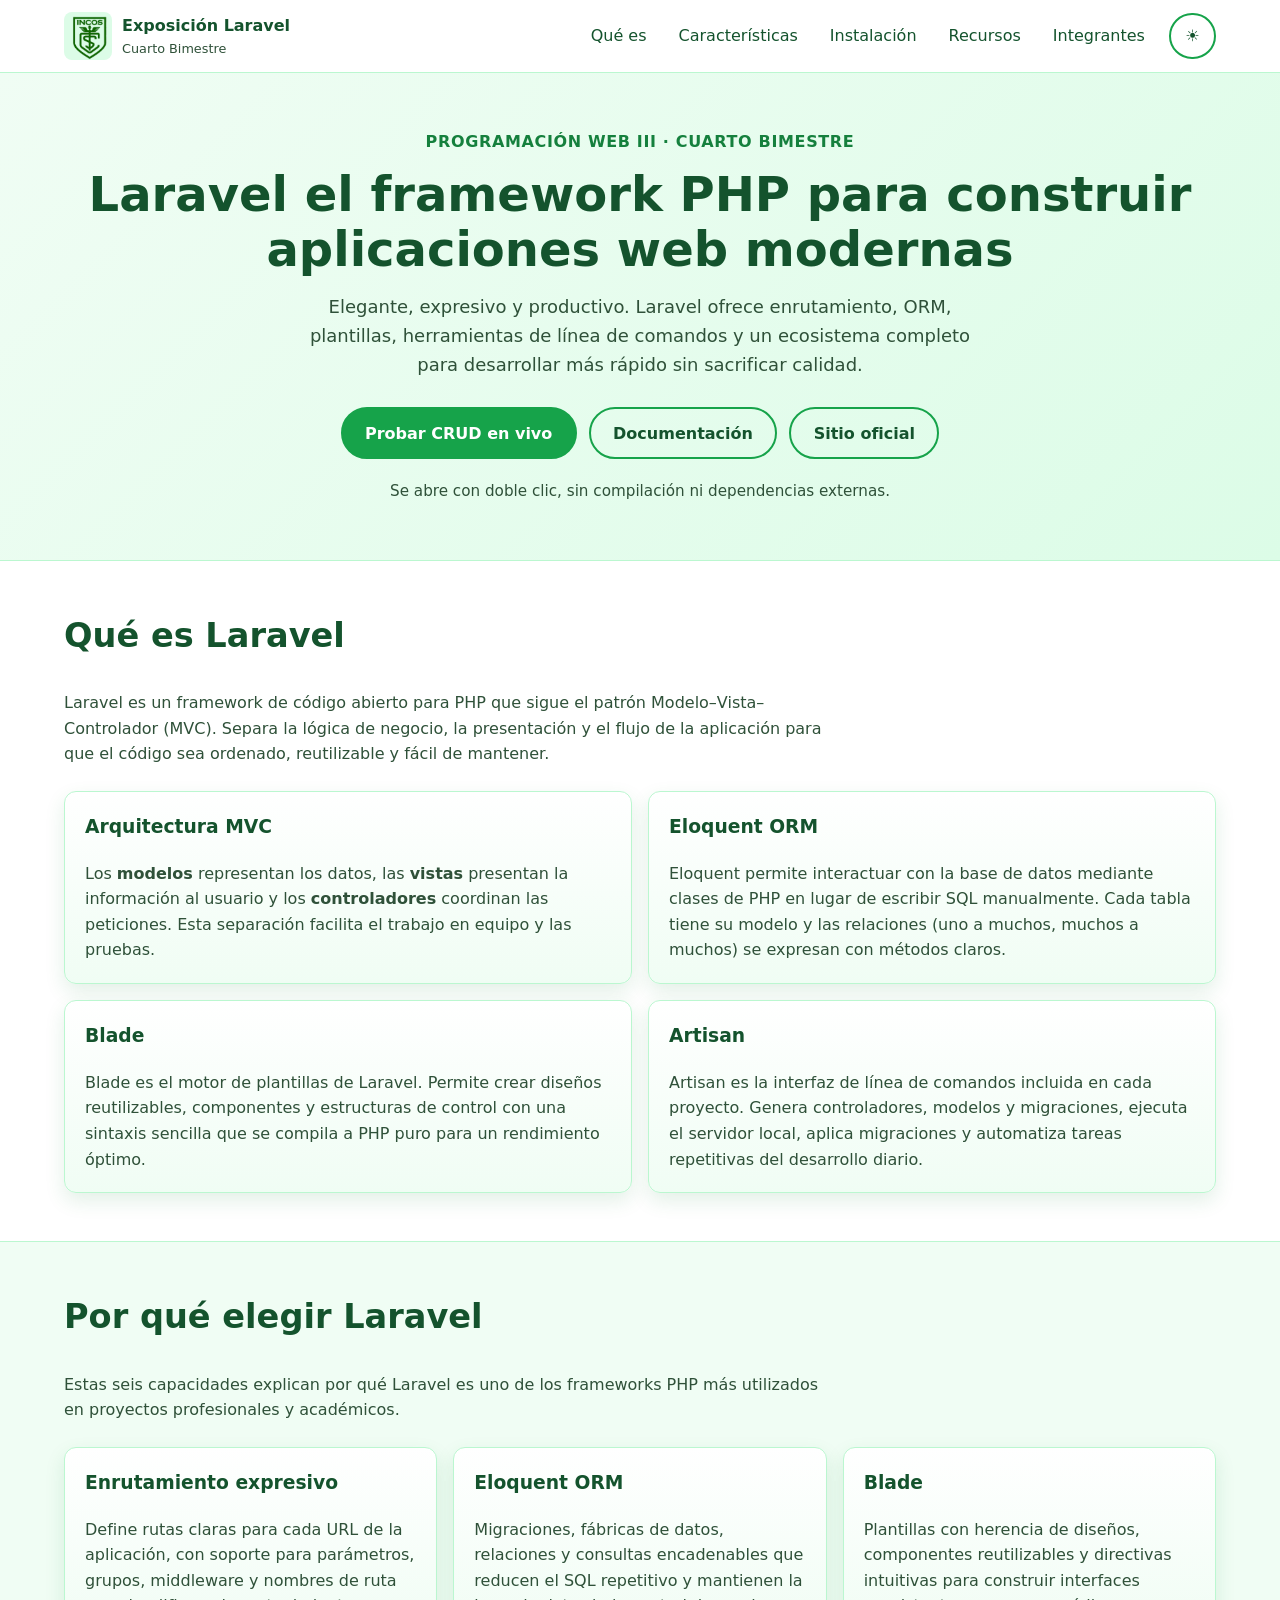
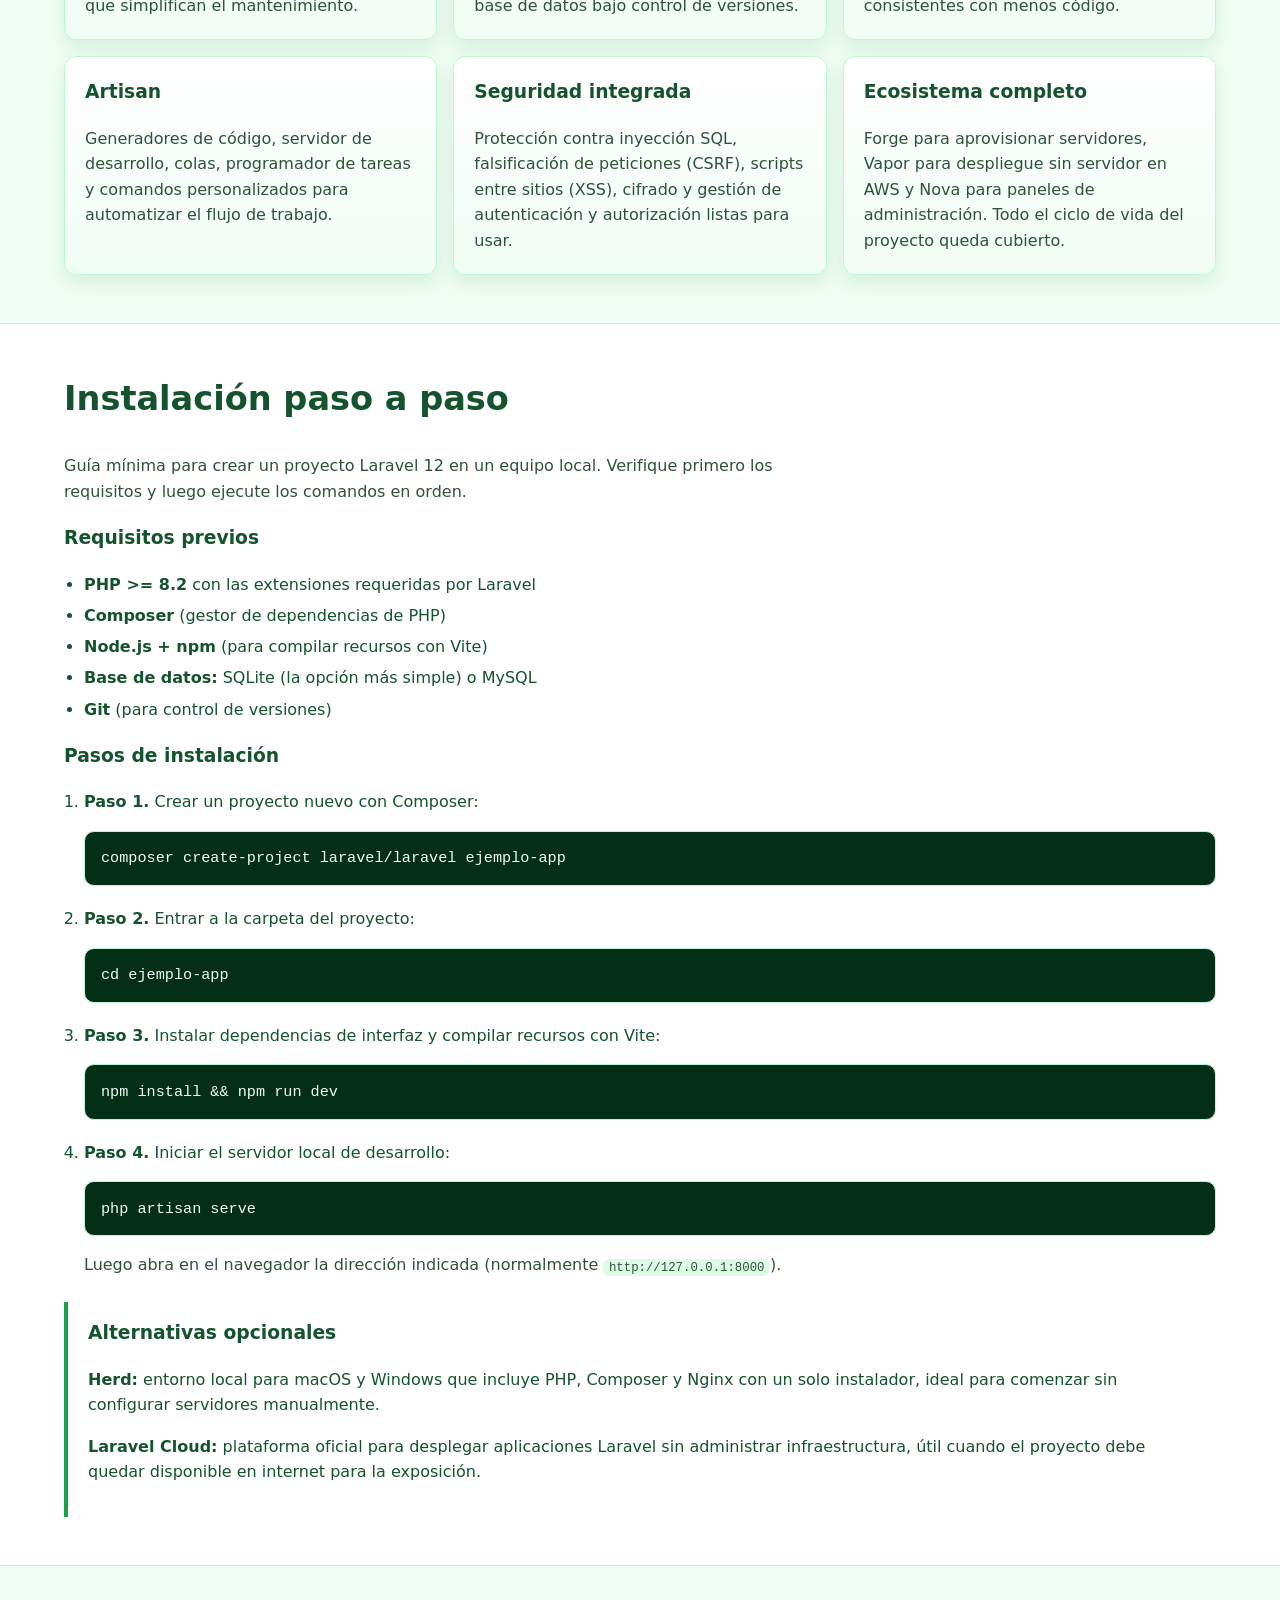
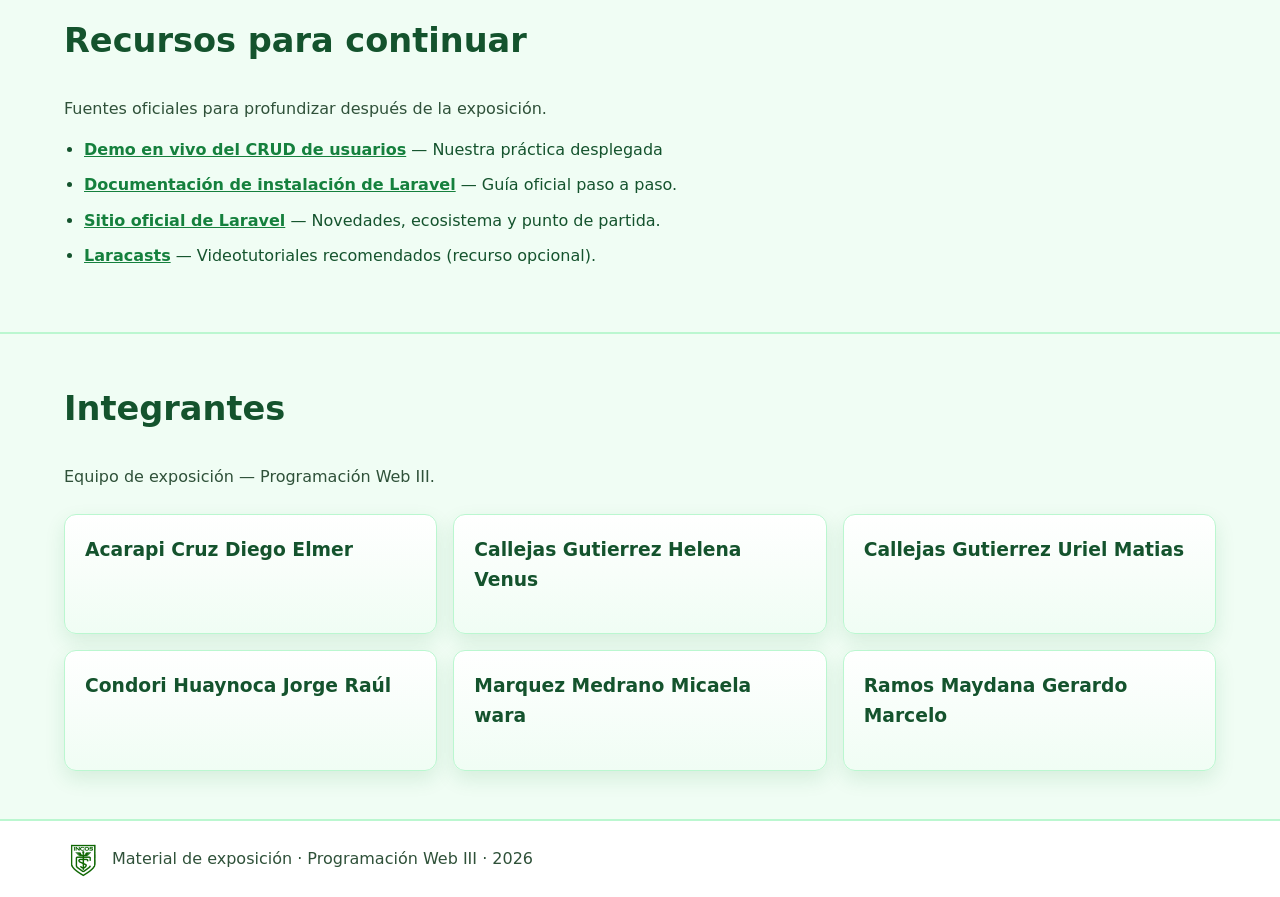
<file: index.html>
<!DOCTYPE html>
<html lang="es" data-theme="light">
<head>
  <meta charset="UTF-8" />
  <meta name="viewport" content="width=device-width, initial-scale=1.0" />
  <meta name="description" content="Página informativa sobre Laravel 12: qué es, características principales, requisitos e instalación paso a paso. Material de exposición universitaria." />
  <title>Laravel — Framework PHP para aplicaciones web modernas</title>
  <link rel="stylesheet" href="styles.css" />
  <link rel="icon" type="image/png" href="incos-logo-transparent.png" />
</head>
<body>
  <!-- Encabezado principal con navegación -->
  <header class="site-header">
    <div class="container header-inner">
      <a class="brand" href="#inicio" aria-label="Inicio — Laravel 12">
        <img class="brand-logo" src="incos-logo-transparent.png" alt="Logotipo de INCOS" width="48" height="48" />
        <span class="brand-text">Exposición Laravel <span class="brand-sub">Cuarto Bimestre</span></span>
      </a>
      <nav id="primary-nav" class="site-nav" aria-label="Navegación principal">
        <a href="#que-es">Qué es</a>
        <a href="#caracteristicas">Características</a>
        <a href="#instalacion">Instalación</a>
        <a href="#recursos">Recursos</a>
        <a href="#integrantes">Integrantes</a>
      </nav>
      <button id="theme-toggle" class="theme-toggle" type="button" aria-pressed="false" aria-label="Cambiar entre tema claro y oscuro">
        <span class="theme-toggle-icon" aria-hidden="true">☀️</span>
      </button>
      <button id="nav-toggle" class="nav-toggle" type="button" aria-expanded="false" aria-controls="primary-nav" aria-label="Abrir menú de navegación">
        <span class="nav-toggle-icon" aria-hidden="true">☰</span>
      </button>
    </div>
  </header>

  <main id="inicio">
    <!-- Sección principal de presentación -->
    <section class="hero" aria-labelledby="hero-title">
      <div class="container hero-inner">
        <p class="hero-kicker">Programación Web III · Cuarto bimestre</p>
        <h1 id="hero-title">Laravel el framework PHP para construir aplicaciones web modernas</h1>
        <p class="hero-subtitle">
          Elegante, expresivo y productivo. Laravel ofrece enrutamiento, ORM, plantillas,
          herramientas de línea de comandos y un ecosistema completo para desarrollar
          más rápido sin sacrificar calidad.
        </p>
        <div class="hero-actions">
          <a class="btn btn-primary" href="https://crud-laravel-r3dz.onrender.com" target="_blank" rel="noopener">Probar CRUD en vivo</a>
          <a class="btn btn-secondary" href="https://laravel.com/framework/docs/installation" target="_blank" rel="noopener">Documentación</a>
          <a class="btn btn-secondary" href="https://laravel.com/" target="_blank" rel="noopener">Sitio oficial</a>
        </div>
        <p class="hero-note">Se abre con doble clic, sin compilación ni dependencias externas.</p>
      </div>
    </section>

    <!-- Qué es Laravel -->
    <section id="que-es" class="section" aria-labelledby="que-es-title">
      <div class="container">
        <h2 id="que-es-title">Qué es Laravel</h2>
        <p class="section-lead">
          Laravel es un framework de código abierto para PHP que sigue el patrón
          Modelo–Vista–Controlador (MVC). Separa la lógica de negocio, la presentación
          y el flujo de la aplicación para que el código sea ordenado, reutilizable y
          fácil de mantener.
        </p>
        <div class="grid grid-2">
          <article class="card">
            <h3>Arquitectura MVC</h3>
            <p>
              Los <strong>modelos</strong> representan los datos, las <strong>vistas</strong>
              presentan la información al usuario y los <strong>controladores</strong>
              coordinan las peticiones. Esta separación facilita el trabajo en equipo
              y las pruebas.
            </p>
          </article>
          <article class="card">
            <h3>Eloquent ORM</h3>
            <p>
              Eloquent permite interactuar con la base de datos mediante clases de PHP
              en lugar de escribir SQL manualmente. Cada tabla tiene su modelo y las
              relaciones (uno a muchos, muchos a muchos) se expresan con métodos claros.
            </p>
          </article>
          <article class="card">
            <h3>Blade</h3>
            <p>
              Blade es el motor de plantillas de Laravel. Permite crear diseños
              reutilizables, componentes y estructuras de control con una sintaxis
              sencilla que se compila a PHP puro para un rendimiento óptimo.
            </p>
          </article>
          <article class="card">
            <h3>Artisan</h3>
            <p>
              Artisan es la interfaz de línea de comandos incluida en cada proyecto.
              Genera controladores, modelos y migraciones, ejecuta el servidor local,
              aplica migraciones y automatiza tareas repetitivas del desarrollo diario.
            </p>
          </article>
        </div>
      </div>
    </section>

    <!-- Por qué Laravel / características -->
    <section id="caracteristicas" class="section section-alt" aria-labelledby="caracteristicas-title">
      <div class="container">
        <h2 id="caracteristicas-title">Por qué elegir Laravel</h2>
        <p class="section-lead">
          Estas seis capacidades explican por qué Laravel es uno de los frameworks
          PHP más utilizados en proyectos profesionales y académicos.
        </p>
        <div class="grid grid-3">
          <article class="card">
            <h3>Enrutamiento expresivo</h3>
            <p>
              Define rutas claras para cada URL de la aplicación, con soporte para
              parámetros, grupos, middleware y nombres de ruta que simplifican
              el mantenimiento.
            </p>
          </article>
          <article class="card">
            <h3>Eloquent ORM</h3>
            <p>
              Migraciones, fábricas de datos, relaciones y consultas encadenables
              que reducen el SQL repetitivo y mantienen la base de datos bajo
              control de versiones.
            </p>
          </article>
          <article class="card">
            <h3>Blade</h3>
            <p>
              Plantillas con herencia de diseños, componentes reutilizables y
              directivas intuitivas para construir interfaces consistentes
              con menos código.
            </p>
          </article>
          <article class="card">
            <h3>Artisan</h3>
            <p>
              Generadores de código, servidor de desarrollo, colas, programador
              de tareas y comandos personalizados para automatizar el flujo
              de trabajo.
            </p>
          </article>
          <article class="card">
            <h3>Seguridad integrada</h3>
            <p>
              Protección contra inyección SQL, falsificación de peticiones (CSRF),
              scripts entre sitios (XSS), cifrado y gestión de autenticación
              y autorización listas para usar.
            </p>
          </article>
          <article class="card">
            <h3>Ecosistema completo</h3>
            <p>
              Forge para aprovisionar servidores, Vapor para despliegue sin
              servidor en AWS y Nova para paneles de administración. Todo el
              ciclo de vida del proyecto queda cubierto.
            </p>
          </article>
        </div>
      </div>
    </section>

    <!-- Instalación -->
    <section id="instalacion" class="section" aria-labelledby="instalacion-title">
      <div class="container">
        <h2 id="instalacion-title">Instalación paso a paso</h2>
        <p class="section-lead">
          Guía mínima para crear un proyecto Laravel 12 en un equipo local.
          Verifique primero los requisitos y luego ejecute los comandos en orden.
        </p>

        <h3>Requisitos previos</h3>
        <ul class="requirements">
          <li><strong>PHP &gt;= 8.2</strong> con las extensiones requeridas por Laravel</li>
          <li><strong>Composer</strong> (gestor de dependencias de PHP)</li>
          <li><strong>Node.js + npm</strong> (para compilar recursos con Vite)</li>
          <li><strong>Base de datos:</strong> SQLite (la opción más simple) o MySQL</li>
          <li><strong>Git</strong> (para control de versiones)</li>
        </ul>

        <h3>Pasos de instalación</h3>
        <ol class="steps">
          <li>
            <p><strong>Paso 1.</strong> Crear un proyecto nuevo con Composer:</p>
            <pre><code>composer create-project laravel/laravel ejemplo-app</code></pre>
          </li>
          <li>
            <p><strong>Paso 2.</strong> Entrar a la carpeta del proyecto:</p>
            <pre><code>cd ejemplo-app</code></pre>
          </li>
          <li>
            <p><strong>Paso 3.</strong> Instalar dependencias de interfaz y compilar recursos con Vite:</p>
            <pre><code>npm install &amp;&amp; npm run dev</code></pre>
          </li>
          <li>
            <p><strong>Paso 4.</strong> Iniciar el servidor local de desarrollo:</p>
            <pre><code>php artisan serve</code></pre>
            <p class="step-note">Luego abra en el navegador la dirección indicada (normalmente <code>http://127.0.0.1:8000</code>).</p>
          </li>
        </ol>

        <aside class="note" aria-label="Alternativas de instalación">
          <h3>Alternativas opcionales</h3>
          <p>
            <strong>Herd:</strong> entorno local para macOS y Windows que incluye PHP,
            Composer y Nginx con un solo instalador, ideal para comenzar sin configurar
            servidores manualmente.
          </p>
          <p>
            <strong>Laravel Cloud:</strong> plataforma oficial para desplegar aplicaciones
            Laravel sin administrar infraestructura, útil cuando el proyecto debe quedar
            disponible en internet para la exposición.
          </p>
        </aside>
      </div>
    </section>

    <!-- Recursos -->
    <section id="recursos" class="section section-alt" aria-labelledby="recursos-title">
      <div class="container">
        <h2 id="recursos-title">Recursos para continuar</h2>
        <p class="section-lead">
          Fuentes oficiales para profundizar después de la exposición.
        </p>
        <ul class="resource-list">
          <li>
            <a href="https://crud-laravel-r3dz.onrender.com" target="_blank" rel="noopener">Demo en vivo del CRUD de usuarios</a>
            <span> — Nuestra práctica desplegada</span>
          </li>
          <li>
            <a href="https://laravel.com/framework/docs/installation" target="_blank" rel="noopener">Documentación de instalación de Laravel</a>
            <span> — Guía oficial paso a paso.</span>
          </li>
          <li>
            <a href="https://laravel.com/" target="_blank" rel="noopener">Sitio oficial de Laravel</a>
            <span> — Novedades, ecosistema y punto de partida.</span>
          </li>
          <li>
            <a href="https://laracasts.com/" target="_blank" rel="noopener">Laracasts</a>
            <span> — Videotutoriales recomendados (recurso opcional).</span>
          </li>
        </ul>
      </div>
    </section>

    <!-- Integrantes del equipo de exposición -->
    <section id="integrantes" class="section section-alt" aria-labelledby="integrantes-title">
      <div class="container">
        <h2 id="integrantes-title">Integrantes</h2>
        <p class="section-lead">
          Equipo de exposición — Programación Web III.
        </p>
        <div class="grid grid-3">
          <article class="card">
            <h3>Acarapi Cruz Diego Elmer</h3>
          </article>
          <article class="card">
            <h3>Callejas Gutierrez Helena Venus</h3>
          </article>
          <article class="card">
            <h3>Callejas Gutierrez Uriel Matias</h3>
          </article>
          <article class="card">
            <h3>Condori Huaynoca Jorge Raúl</h3>
          </article>
          <article class="card">
            <h3>Marquez Medrano Micaela wara</h3>
          </article>
          <article class="card">
            <h3>Ramos Maydana Gerardo Marcelo</h3>
          </article>
        </div>
      </div>
    </section>
  </main>

  <!-- Pie de página -->
  <footer class="site-footer">
    <div class="container footer-inner">
      <img class="footer-logo" src="incos-logo-transparent.png" alt="Logotipo de INCOS" width="36" height="36" />
      <p>Material de exposición · Programación Web III · <span id="year">2026</span></p>
    </div>
  </footer>

  <script src="app.js"></script>
</body>
</html>
</file>
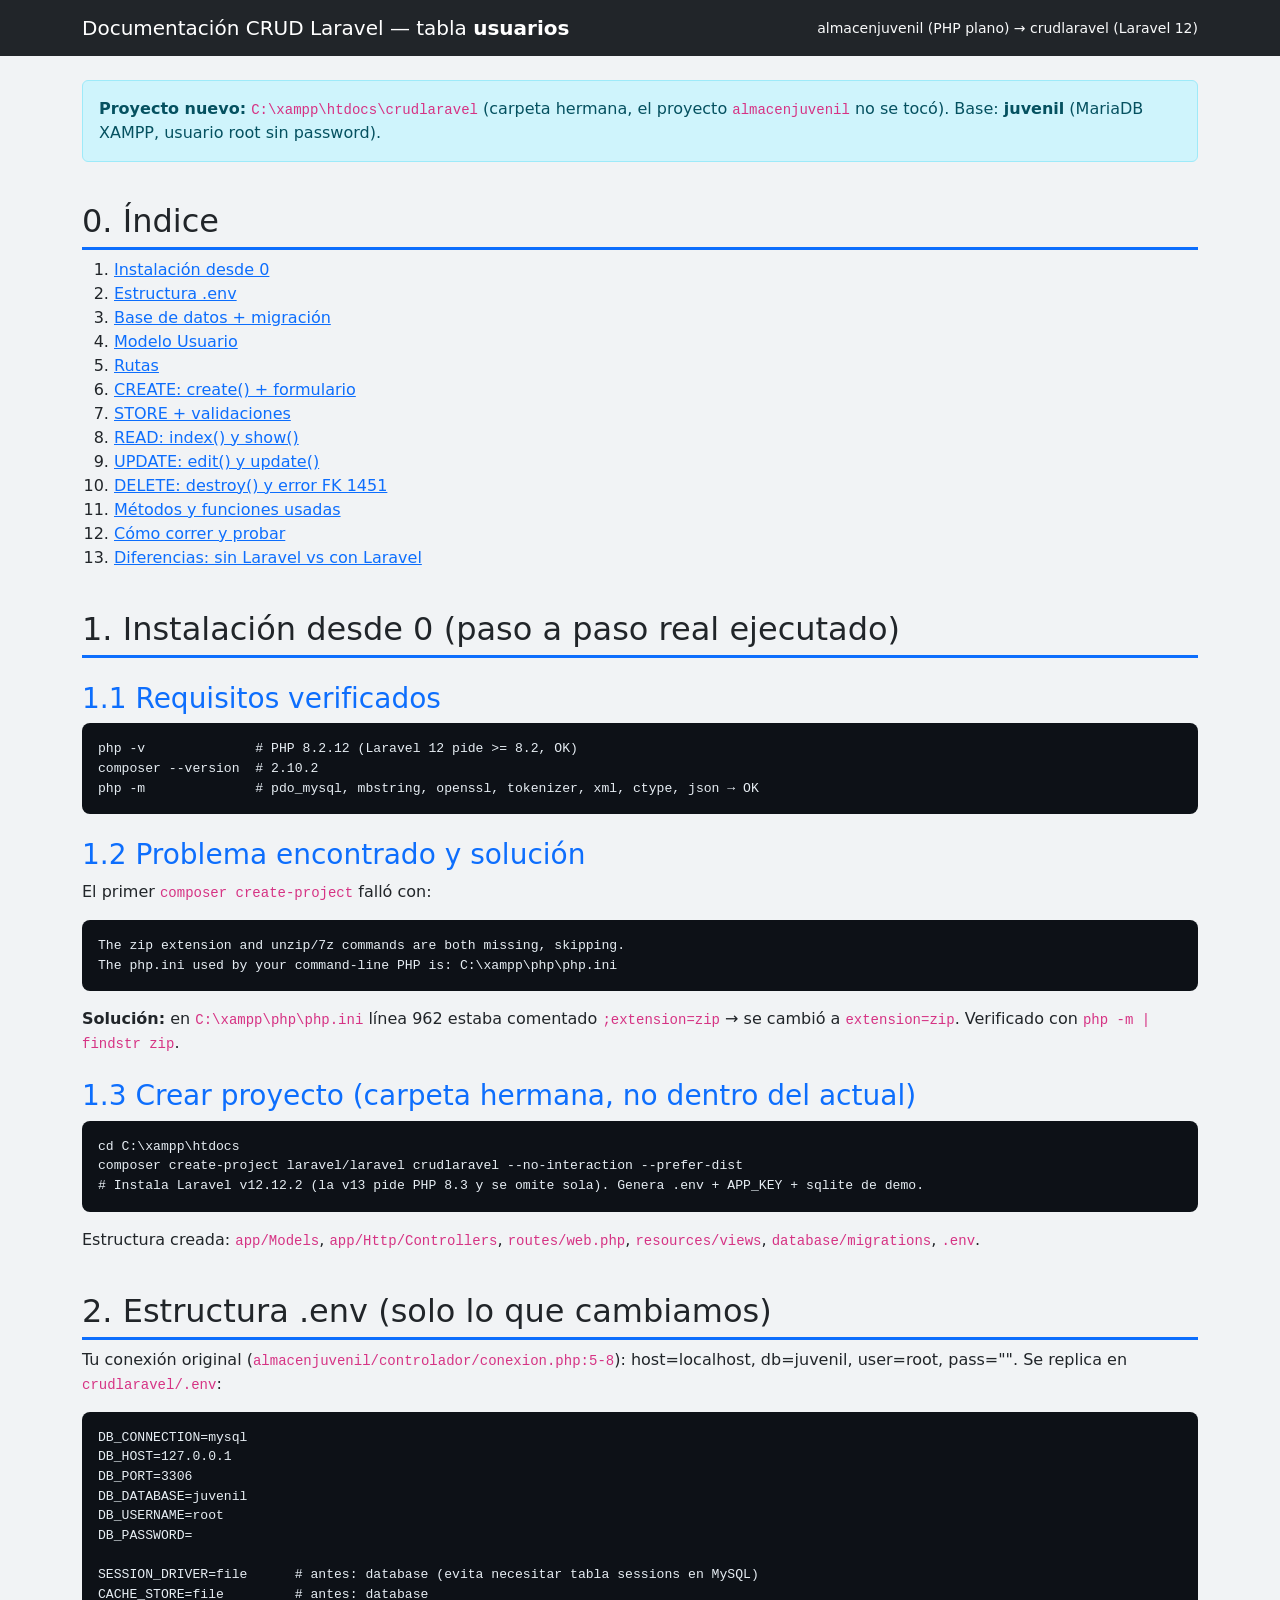
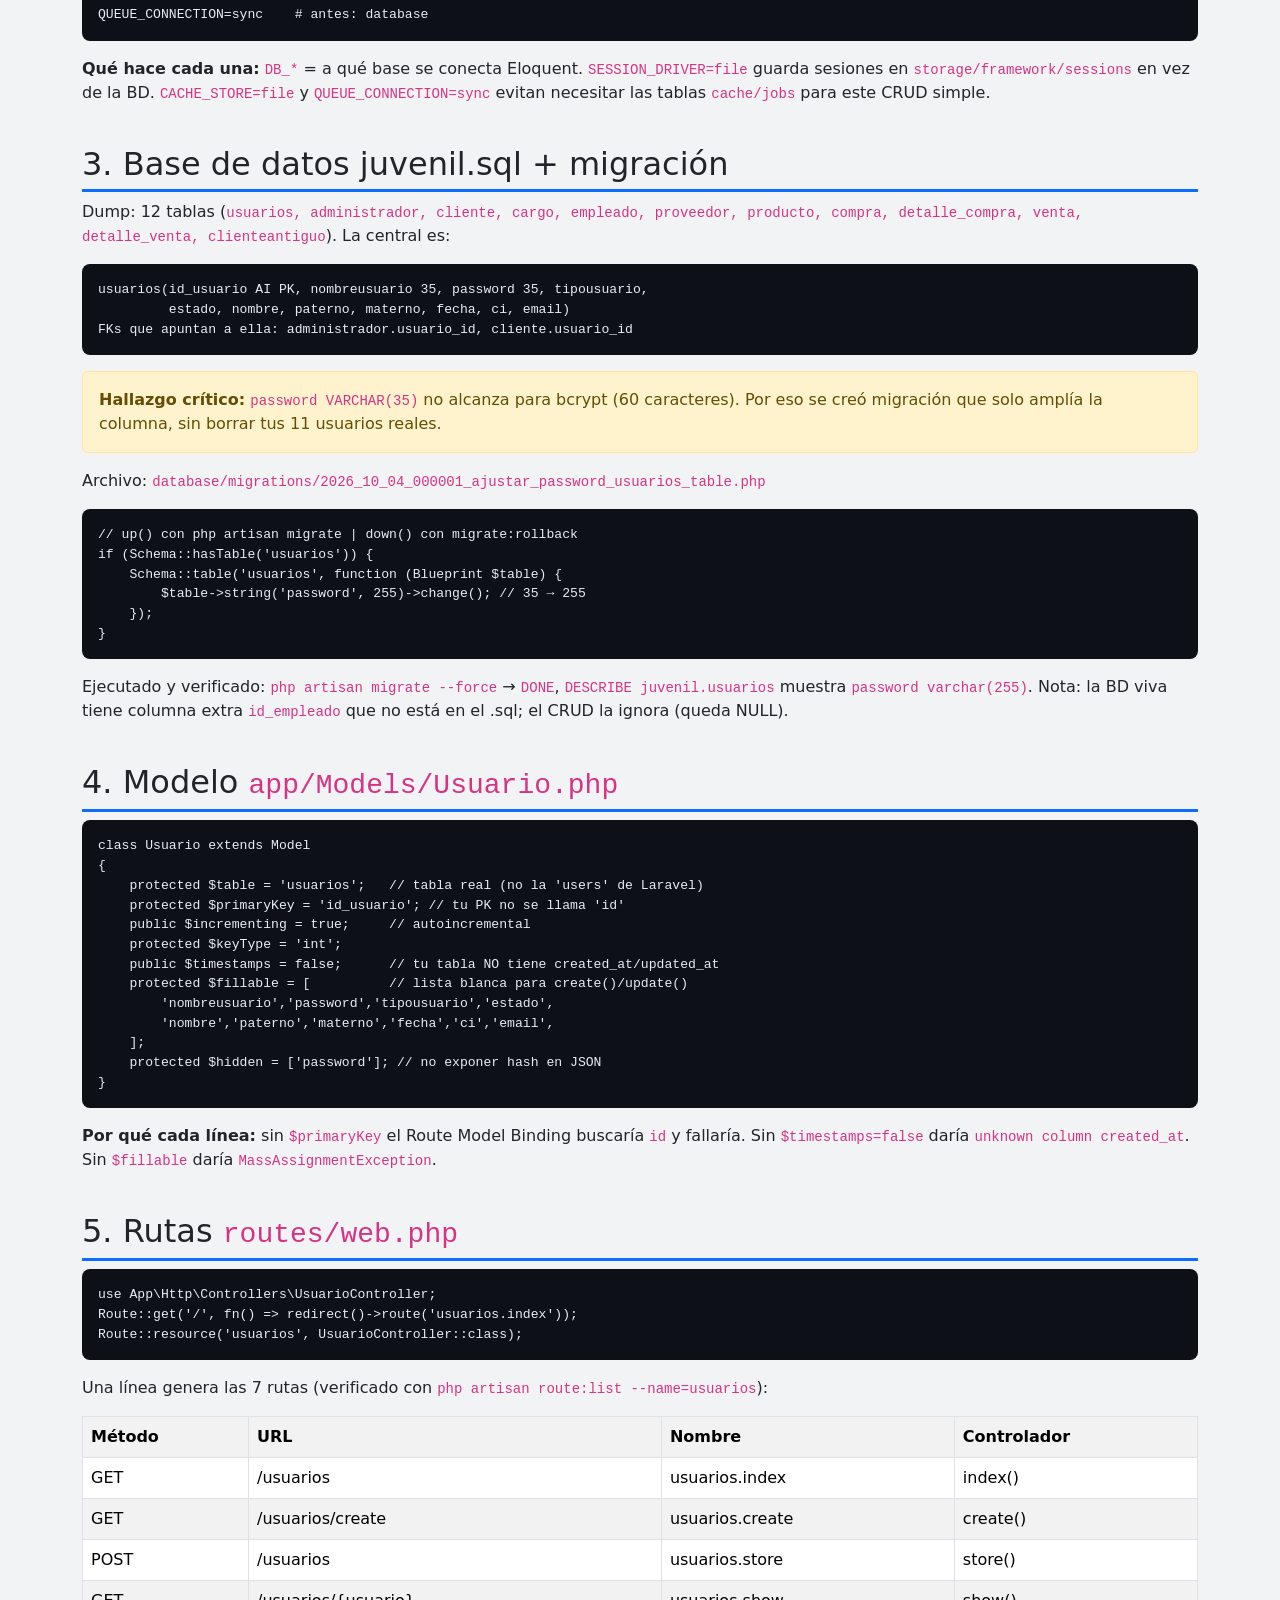
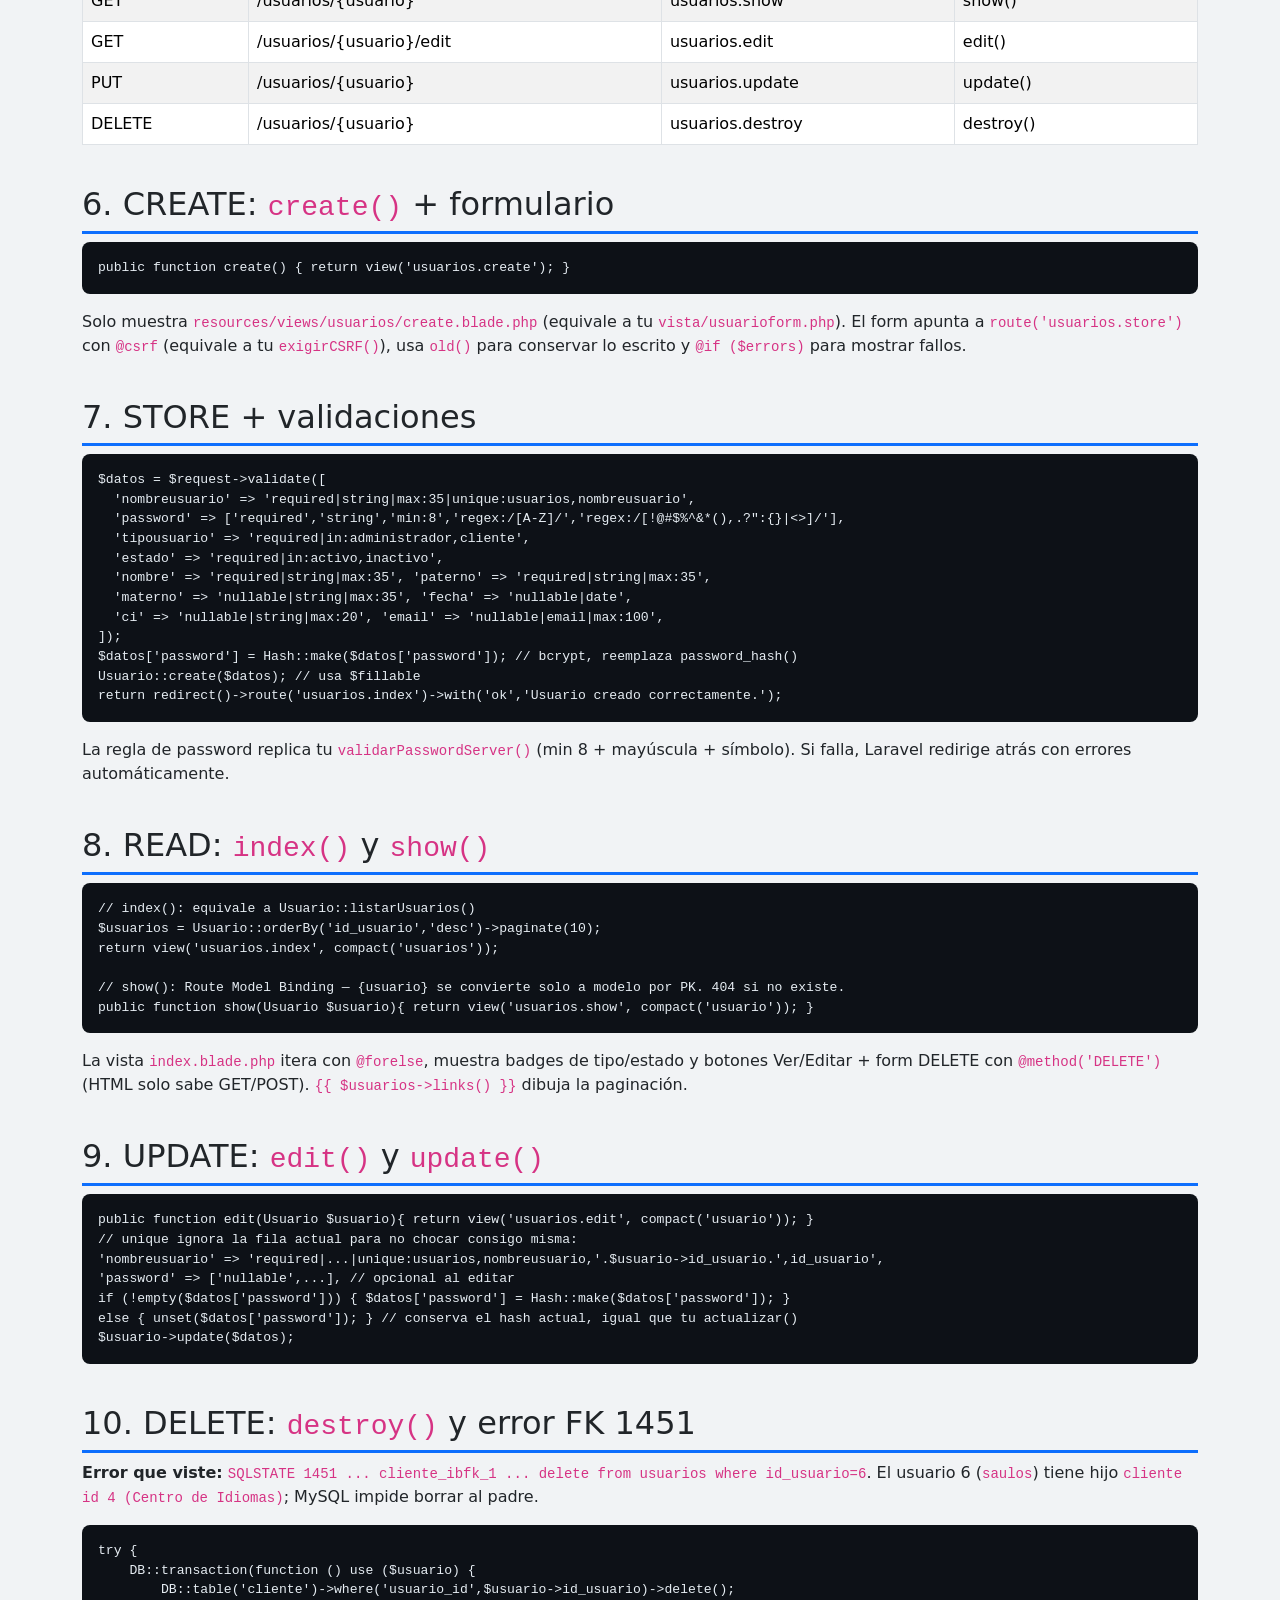
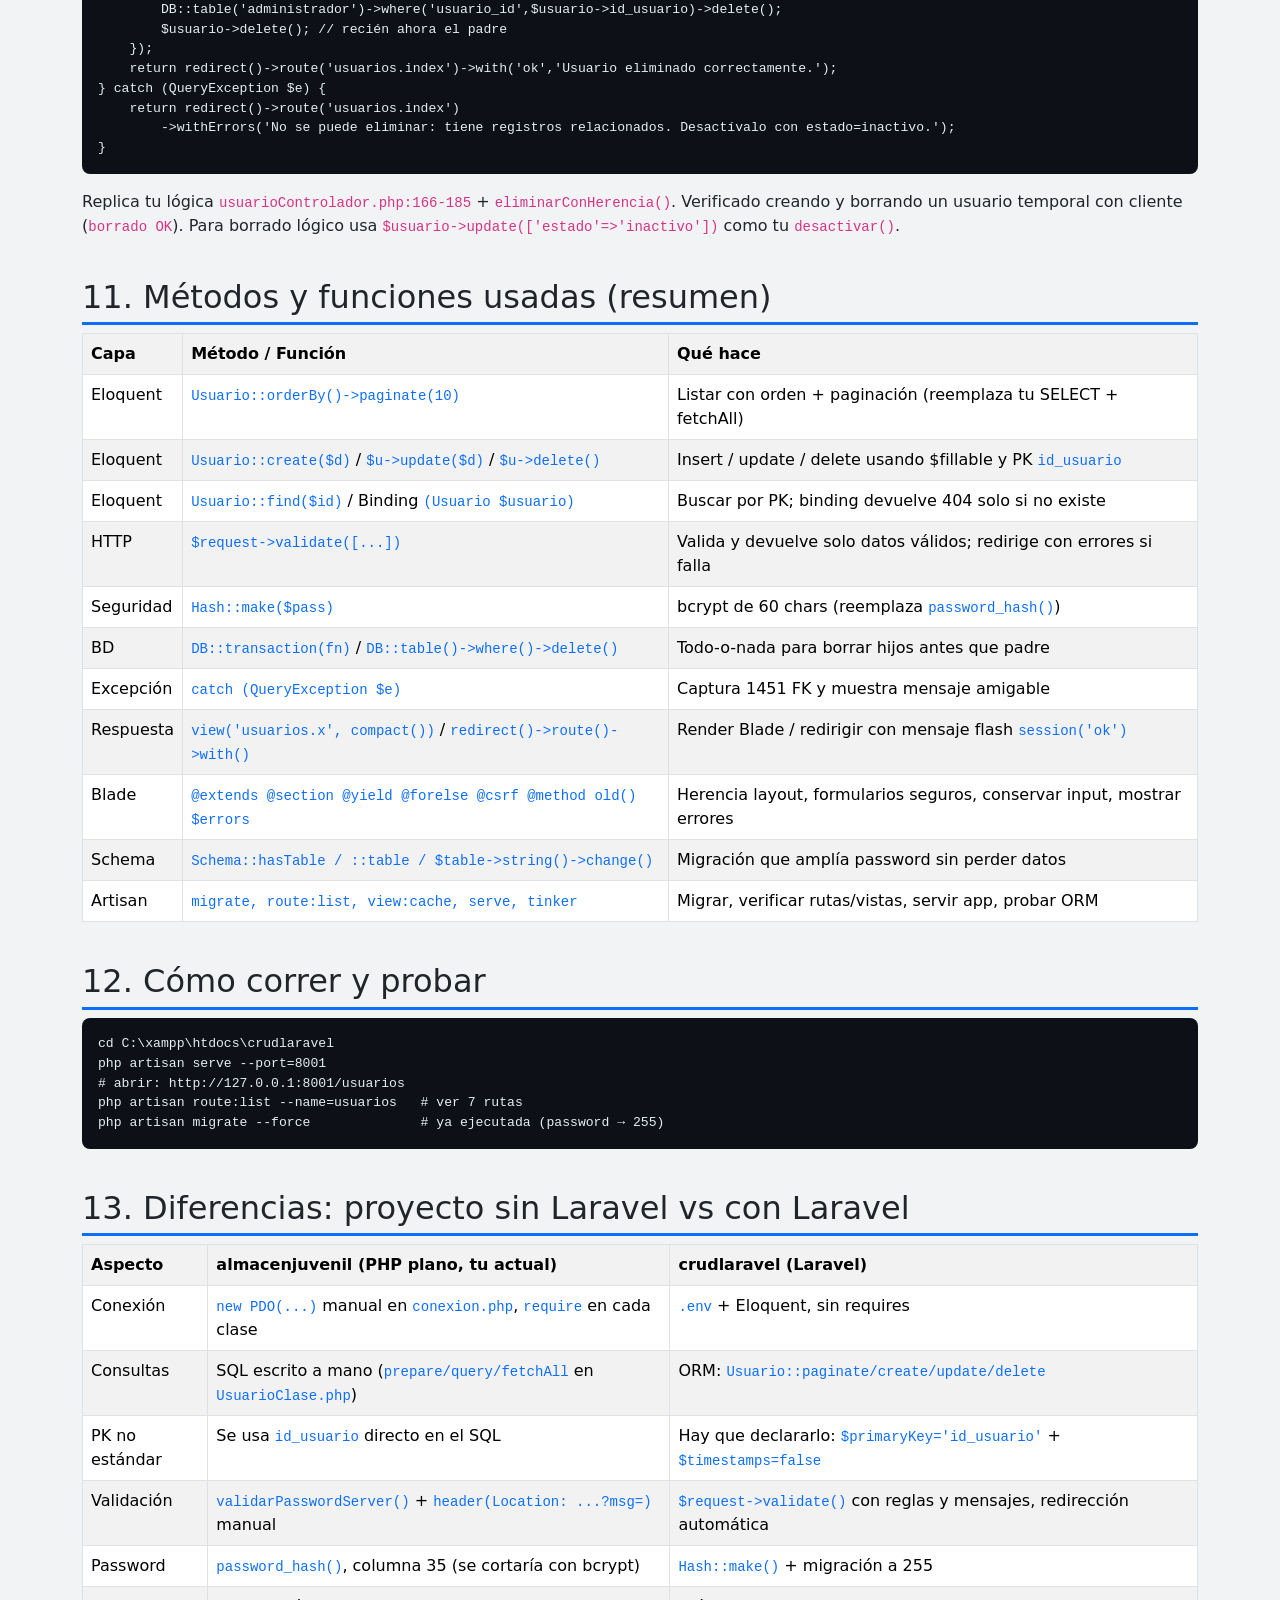
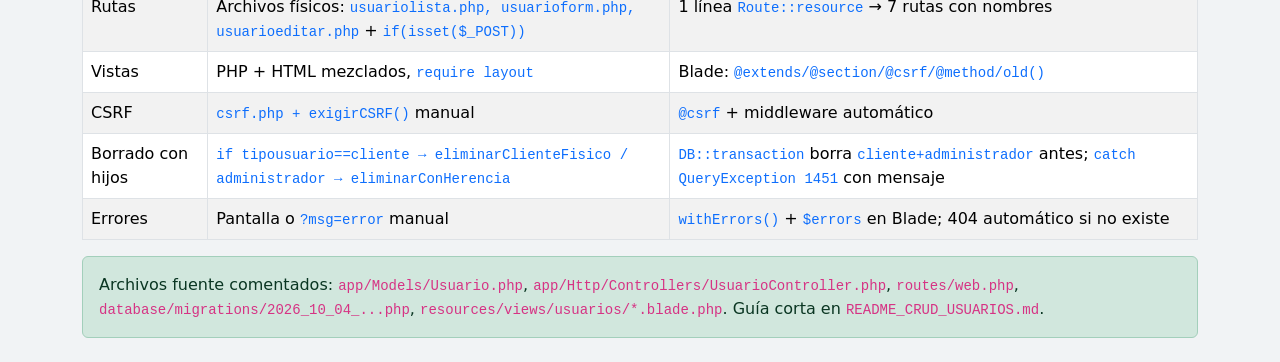
<file: crudlaravel/public/documentacion.html>
<!DOCTYPE html>
<html lang="es">
<head>
<meta charset="UTF-8">
<meta name="viewport" content="width=device-width, initial-scale=1">
<title>Documentación CRUD Laravel — Tabla usuarios | almacenjuvenil → crudlaravel</title>
<link href="https://cdn.jsdelivr.net/npm/bootstrap@5.3.3/dist/css/bootstrap.min.css" rel="stylesheet">
<style>
body{background:#f1f3f5}
pre{background:#0d1117;color:#e6edf3;border-radius:.5rem;padding:1rem;overflow:auto;font-size:.82rem}
code{color:#d63384}
pre code{color:inherit}
h2{margin-top:2.5rem;border-bottom:3px solid #0d6efd;padding-bottom:.4rem}
h3{margin-top:1.5rem;color:#0d6efd}
.table code{color:#0d6efd}
.badge-step{background:#0d6efd}
</style>
</head>
<body>
<nav class="navbar navbar-dark bg-dark sticky-top">
<div class="container">
<span class="navbar-brand">Documentación CRUD Laravel — tabla <b>usuarios</b></span>
<span class="text-light small">almacenjuvenil (PHP plano) → crudlaravel (Laravel 12)</span>
</div>
</nav>

<div class="container my-4">
<div class="alert alert-info">
<b>Proyecto nuevo:</b> <code>C:\xampp\htdocs\crudlaravel</code> (carpeta hermana, el proyecto <code>almacenjuvenil</code> no se tocó). Base: <b>juvenil</b> (MariaDB XAMPP, usuario root sin password).
</div>

<h2>0. Índice</h2>
<ol>
<li><a href="#inst">Instalación desde 0</a></li>
<li><a href="#env">Estructura .env</a></li>
<li><a href="#bd">Base de datos + migración</a></li>
<li><a href="#modelo">Modelo Usuario</a></li>
<li><a href="#rutas">Rutas</a></li>
<li><a href="#create">CREATE: create() + formulario</a></li>
<li><a href="#store">STORE + validaciones</a></li>
<li><a href="#read">READ: index() y show()</a></li>
<li><a href="#update">UPDATE: edit() y update()</a></li>
<li><a href="#delete">DELETE: destroy() y error FK 1451</a></li>
<li><a href="#metodos">Métodos y funciones usadas</a></li>
<li><a href="#run">Cómo correr y probar</a></li>
<li><a href="#dif">Diferencias: sin Laravel vs con Laravel</a></li>
</ol>

<h2 id="inst">1. Instalación desde 0 (paso a paso real ejecutado)</h2>
<h3>1.1 Requisitos verificados</h3>
<pre><code>php -v              # PHP 8.2.12 (Laravel 12 pide &gt;= 8.2, OK)
composer --version  # 2.10.2
php -m              # pdo_mysql, mbstring, openssl, tokenizer, xml, ctype, json → OK</code></pre>
<h3>1.2 Problema encontrado y solución</h3>
<p>El primer <code>composer create-project</code> falló con:</p>
<pre><code>The zip extension and unzip/7z commands are both missing, skipping.
The php.ini used by your command-line PHP is: C:\xampp\php\php.ini</code></pre>
<p><b>Solución:</b> en <code>C:\xampp\php\php.ini</code> línea 962 estaba comentado <code>;extension=zip</code> → se cambió a <code>extension=zip</code>. Verificado con <code>php -m | findstr zip</code>.</p>
<h3>1.3 Crear proyecto (carpeta hermana, no dentro del actual)</h3>
<pre><code>cd C:\xampp\htdocs
composer create-project laravel/laravel crudlaravel --no-interaction --prefer-dist
# Instala Laravel v12.12.2 (la v13 pide PHP 8.3 y se omite sola). Genera .env + APP_KEY + sqlite de demo.</code></pre>
<p>Estructura creada: <code>app/Models</code>, <code>app/Http/Controllers</code>, <code>routes/web.php</code>, <code>resources/views</code>, <code>database/migrations</code>, <code>.env</code>.</p>

<h2 id="env">2. Estructura .env (solo lo que cambiamos)</h2>
<p>Tu conexión original (<code>almacenjuvenil/controlador/conexion.php:5-8</code>): host=localhost, db=juvenil, user=root, pass="". Se replica en <code>crudlaravel/.env</code>:</p>
<pre><code>DB_CONNECTION=mysql
DB_HOST=127.0.0.1
DB_PORT=3306
DB_DATABASE=juvenil
DB_USERNAME=root
DB_PASSWORD=

SESSION_DRIVER=file      # antes: database (evita necesitar tabla sessions en MySQL)
CACHE_STORE=file         # antes: database
QUEUE_CONNECTION=sync    # antes: database</code></pre>
<p><b>Qué hace cada una:</b> <code>DB_*</code> = a qué base se conecta Eloquent. <code>SESSION_DRIVER=file</code> guarda sesiones en <code>storage/framework/sessions</code> en vez de la BD. <code>CACHE_STORE=file</code> y <code>QUEUE_CONNECTION=sync</code> evitan necesitar las tablas <code>cache/jobs</code> para este CRUD simple.</p>

<h2 id="bd">3. Base de datos juvenil.sql + migración</h2>
<p>Dump: 12 tablas (<code>usuarios, administrador, cliente, cargo, empleado, proveedor, producto, compra, detalle_compra, venta, detalle_venta, clienteantiguo</code>). La central es:</p>
<pre><code>usuarios(id_usuario AI PK, nombreusuario 35, password 35, tipousuario,
         estado, nombre, paterno, materno, fecha, ci, email)
FKs que apuntan a ella: administrador.usuario_id, cliente.usuario_id</code></pre>
<div class="alert alert-warning"><b>Hallazgo crítico:</b> <code>password VARCHAR(35)</code> no alcanza para bcrypt (60 caracteres). Por eso se creó migración que solo amplía la columna, sin borrar tus 11 usuarios reales.</div>
<p>Archivo: <code>database/migrations/2026_10_04_000001_ajustar_password_usuarios_table.php</code></p>
<pre><code>// up() con php artisan migrate | down() con migrate:rollback
if (Schema::hasTable('usuarios')) {
    Schema::table('usuarios', function (Blueprint $table) {
        $table-&gt;string('password', 255)-&gt;change(); // 35 → 255
    });
}</code></pre>
<p>Ejecutado y verificado: <code>php artisan migrate --force</code> → <code>DONE</code>, <code>DESCRIBE juvenil.usuarios</code> muestra <code>password varchar(255)</code>. Nota: la BD viva tiene columna extra <code>id_empleado</code> que no está en el .sql; el CRUD la ignora (queda NULL).</p>

<h2 id="modelo">4. Modelo <code>app/Models/Usuario.php</code></h2>
<pre><code>class Usuario extends Model
{
    protected $table = 'usuarios';   // tabla real (no la 'users' de Laravel)
    protected $primaryKey = 'id_usuario'; // tu PK no se llama 'id'
    public $incrementing = true;     // autoincremental
    protected $keyType = 'int';
    public $timestamps = false;      // tu tabla NO tiene created_at/updated_at
    protected $fillable = [          // lista blanca para create()/update()
        'nombreusuario','password','tipousuario','estado',
        'nombre','paterno','materno','fecha','ci','email',
    ];
    protected $hidden = ['password']; // no exponer hash en JSON
}</code></pre>
<p><b>Por qué cada línea:</b> sin <code>$primaryKey</code> el Route Model Binding buscaría <code>id</code> y fallaría. Sin <code>$timestamps=false</code> daría <code>unknown column created_at</code>. Sin <code>$fillable</code> daría <code>MassAssignmentException</code>.</p>

<h2 id="rutas">5. Rutas <code>routes/web.php</code></h2>
<pre><code>use App\Http\Controllers\UsuarioController;
Route::get('/', fn() =&gt; redirect()-&gt;route('usuarios.index'));
Route::resource('usuarios', UsuarioController::class);</code></pre>
<p>Una línea genera las 7 rutas (verificado con <code>php artisan route:list --name=usuarios</code>):</p>
<table class="table table-bordered table-striped">
<tr><th>Método</th><th>URL</th><th>Nombre</th><th>Controlador</th></tr>
<tr><td>GET</td><td>/usuarios</td><td>usuarios.index</td><td>index()</td></tr>
<tr><td>GET</td><td>/usuarios/create</td><td>usuarios.create</td><td>create()</td></tr>
<tr><td>POST</td><td>/usuarios</td><td>usuarios.store</td><td>store()</td></tr>
<tr><td>GET</td><td>/usuarios/{usuario}</td><td>usuarios.show</td><td>show()</td></tr>
<tr><td>GET</td><td>/usuarios/{usuario}/edit</td><td>usuarios.edit</td><td>edit()</td></tr>
<tr><td>PUT</td><td>/usuarios/{usuario}</td><td>usuarios.update</td><td>update()</td></tr>
<tr><td>DELETE</td><td>/usuarios/{usuario}</td><td>usuarios.destroy</td><td>destroy()</td></tr>
</table>

<h2 id="create">6. CREATE: <code>create()</code> + formulario</h2>
<pre><code>public function create() { return view('usuarios.create'); }</code></pre>
<p>Solo muestra <code>resources/views/usuarios/create.blade.php</code> (equivale a tu <code>vista/usuarioform.php</code>). El form apunta a <code>route('usuarios.store')</code> con <code>@csrf</code> (equivale a tu <code>exigirCSRF()</code>), usa <code>old()</code> para conservar lo escrito y <code>@if ($errors)</code> para mostrar fallos.</p>

<h2 id="store">7. STORE + validaciones</h2>
<pre><code>$datos = $request-&gt;validate([
  'nombreusuario' =&gt; 'required|string|max:35|unique:usuarios,nombreusuario',
  'password' =&gt; ['required','string','min:8','regex:/[A-Z]/','regex:/[!@#$%^&amp;*(),.?":{}|&lt;&gt;]/'],
  'tipousuario' =&gt; 'required|in:administrador,cliente',
  'estado' =&gt; 'required|in:activo,inactivo',
  'nombre' =&gt; 'required|string|max:35', 'paterno' =&gt; 'required|string|max:35',
  'materno' =&gt; 'nullable|string|max:35', 'fecha' =&gt; 'nullable|date',
  'ci' =&gt; 'nullable|string|max:20', 'email' =&gt; 'nullable|email|max:100',
]);
$datos['password'] = Hash::make($datos['password']); // bcrypt, reemplaza password_hash()
Usuario::create($datos); // usa $fillable
return redirect()-&gt;route('usuarios.index')-&gt;with('ok','Usuario creado correctamente.');</code></pre>
<p>La regla de password replica tu <code>validarPasswordServer()</code> (min 8 + mayúscula + símbolo). Si falla, Laravel redirige atrás con errores automáticamente.</p>

<h2 id="read">8. READ: <code>index()</code> y <code>show()</code></h2>
<pre><code>// index(): equivale a Usuario::listarUsuarios()
$usuarios = Usuario::orderBy('id_usuario','desc')-&gt;paginate(10);
return view('usuarios.index', compact('usuarios'));

// show(): Route Model Binding — {usuario} se convierte solo a modelo por PK. 404 si no existe.
public function show(Usuario $usuario){ return view('usuarios.show', compact('usuario')); }</code></pre>
<p>La vista <code>index.blade.php</code> itera con <code>@forelse</code>, muestra badges de tipo/estado y botones Ver/Editar + form DELETE con <code>@method('DELETE')</code> (HTML solo sabe GET/POST). <code>{{ $usuarios-&gt;links() }}</code> dibuja la paginación.</p>

<h2 id="update">9. UPDATE: <code>edit()</code> y <code>update()</code></h2>
<pre><code>public function edit(Usuario $usuario){ return view('usuarios.edit', compact('usuario')); }
// unique ignora la fila actual para no chocar consigo misma:
'nombreusuario' =&gt; 'required|...|unique:usuarios,nombreusuario,'.$usuario-&gt;id_usuario.',id_usuario',
'password' =&gt; ['nullable',...], // opcional al editar
if (!empty($datos['password'])) { $datos['password'] = Hash::make($datos['password']); }
else { unset($datos['password']); } // conserva el hash actual, igual que tu actualizar()
$usuario-&gt;update($datos);</code></pre>

<h2 id="delete">10. DELETE: <code>destroy()</code> y error FK 1451</h2>
<p><b>Error que viste:</b> <code>SQLSTATE 1451 ... cliente_ibfk_1 ... delete from usuarios where id_usuario=6</code>. El usuario 6 (<code>saulos</code>) tiene hijo <code>cliente id 4 (Centro de Idiomas)</code>; MySQL impide borrar al padre.</p>
<pre><code>try {
    DB::transaction(function () use ($usuario) {
        DB::table('cliente')-&gt;where('usuario_id',$usuario-&gt;id_usuario)-&gt;delete();
        DB::table('administrador')-&gt;where('usuario_id',$usuario-&gt;id_usuario)-&gt;delete();
        $usuario-&gt;delete(); // recién ahora el padre
    });
    return redirect()-&gt;route('usuarios.index')-&gt;with('ok','Usuario eliminado correctamente.');
} catch (QueryException $e) {
    return redirect()-&gt;route('usuarios.index')
        -&gt;withErrors('No se puede eliminar: tiene registros relacionados. Desactívalo con estado=inactivo.');
}</code></pre>
<p>Replica tu lógica <code>usuarioControlador.php:166-185</code> + <code>eliminarConHerencia()</code>. Verificado creando y borrando un usuario temporal con cliente (<code>borrado OK</code>). Para borrado lógico usa <code>$usuario-&gt;update(['estado'=&gt;'inactivo'])</code> como tu <code>desactivar()</code>.</p>

<h2 id="metodos">11. Métodos y funciones usadas (resumen)</h2>
<table class="table table-bordered table-striped">
<tr><th>Capa</th><th>Método / Función</th><th>Qué hace</th></tr>
<tr><td>Eloquent</td><td><code>Usuario::orderBy()-&gt;paginate(10)</code></td><td>Listar con orden + paginación (reemplaza tu SELECT + fetchAll)</td></tr>
<tr><td>Eloquent</td><td><code>Usuario::create($d)</code> / <code>$u-&gt;update($d)</code> / <code>$u-&gt;delete()</code></td><td>Insert / update / delete usando $fillable y PK <code>id_usuario</code></td></tr>
<tr><td>Eloquent</td><td><code>Usuario::find($id)</code> / Binding <code>(Usuario $usuario)</code></td><td>Buscar por PK; binding devuelve 404 solo si no existe</td></tr>
<tr><td>HTTP</td><td><code>$request-&gt;validate([...])</code></td><td>Valida y devuelve solo datos válidos; redirige con errores si falla</td></tr>
<tr><td>Seguridad</td><td><code>Hash::make($pass)</code></td><td>bcrypt de 60 chars (reemplaza <code>password_hash()</code>)</td></tr>
<tr><td>BD</td><td><code>DB::transaction(fn)</code> / <code>DB::table()-&gt;where()-&gt;delete()</code></td><td>Todo-o-nada para borrar hijos antes que padre</td></tr>
<tr><td>Excepción</td><td><code>catch (QueryException $e)</code></td><td>Captura 1451 FK y muestra mensaje amigable</td></tr>
<tr><td>Respuesta</td><td><code>view('usuarios.x', compact())</code> / <code>redirect()-&gt;route()-&gt;with()</code></td><td>Render Blade / redirigir con mensaje flash <code>session('ok')</code></td></tr>
<tr><td>Blade</td><td><code>@extends @section @yield @forelse @csrf @method old() $errors</code></td><td>Herencia layout, formularios seguros, conservar input, mostrar errores</td></tr>
<tr><td>Schema</td><td><code>Schema::hasTable / ::table / $table-&gt;string()-&gt;change()</code></td><td>Migración que amplía password sin perder datos</td></tr>
<tr><td>Artisan</td><td><code>migrate, route:list, view:cache, serve, tinker</code></td><td>Migrar, verificar rutas/vistas, servir app, probar ORM</td></tr>
</table>

<h2 id="run">12. Cómo correr y probar</h2>
<pre><code>cd C:\xampp\htdocs\crudlaravel
php artisan serve --port=8001
# abrir: http://127.0.0.1:8001/usuarios
php artisan route:list --name=usuarios   # ver 7 rutas
php artisan migrate --force              # ya ejecutada (password → 255)</code></pre>

<h2 id="dif">13. Diferencias: proyecto sin Laravel vs con Laravel</h2>
<table class="table table-bordered table-striped">
<tr><th>Aspecto</th><th>almacenjuvenil (PHP plano, tu actual)</th><th>crudlaravel (Laravel)</th></tr>
<tr><td>Conexión</td><td><code>new PDO(...)</code> manual en <code>conexion.php</code>, <code>require</code> en cada clase</td><td><code>.env</code> + Eloquent, sin requires</td></tr>
<tr><td>Consultas</td><td>SQL escrito a mano (<code>prepare/query/fetchAll</code> en <code>UsuarioClase.php</code>)</td><td>ORM: <code>Usuario::paginate/create/update/delete</code></td></tr>
<tr><td>PK no estándar</td><td>Se usa <code>id_usuario</code> directo en el SQL</td><td>Hay que declararlo: <code>$primaryKey='id_usuario'</code> + <code>$timestamps=false</code></td></tr>
<tr><td>Validación</td><td><code>validarPasswordServer()</code> + <code>header(Location: ...?msg=)</code> manual</td><td><code>$request-&gt;validate()</code> con reglas y mensajes, redirección automática</td></tr>
<tr><td>Password</td><td><code>password_hash()</code>, columna 35 (se cortaría con bcrypt)</td><td><code>Hash::make()</code> + migración a 255</td></tr>
<tr><td>Rutas</td><td>Archivos físicos: <code>usuariolista.php, usuarioform.php, usuarioeditar.php</code> + <code>if(isset($_POST))</code></td><td>1 línea <code>Route::resource</code> → 7 rutas con nombres</td></tr>
<tr><td>Vistas</td><td>PHP + HTML mezclados, <code>require layout</code></td><td>Blade: <code>@extends/@section/@csrf/@method/old()</code></td></tr>
<tr><td>CSRF</td><td><code>csrf.php + exigirCSRF()</code> manual</td><td><code>@csrf</code> + middleware automático</td></tr>
<tr><td>Borrado con hijos</td><td><code>if tipousuario==cliente → eliminarClienteFisico / administrador → eliminarConHerencia</code></td><td><code>DB::transaction</code> borra <code>cliente+administrador</code> antes; <code>catch QueryException 1451</code> con mensaje</td></tr>
<tr><td>Errores</td><td>Pantalla o <code>?msg=error</code> manual</td><td><code>withErrors()</code> + <code>$errors</code> en Blade; 404 automático si no existe</td></tr>
</table>

<div class="alert alert-success">Archivos fuente comentados: <code>app/Models/Usuario.php</code>, <code>app/Http/Controllers/UsuarioController.php</code>, <code>routes/web.php</code>, <code>database/migrations/2026_10_04_...php</code>, <code>resources/views/usuarios/*.blade.php</code>. Guía corta en <code>README_CRUD_USUARIOS.md</code>.</div>
</div>
</body>
</html>
</file>
<file: styles.css>
/* Tema claro (verde y blanco) y tema oscuro (negro y naranja). Sin CDNs. */

/* Valores base compartidos */
:root {
  --radius: 0.75rem;
  --max-width: 72rem;
  --font-family: "Segoe UI", system-ui, -apple-system, Roboto, Arial, sans-serif;
  --transition-duration: 0.25s;
}

/* Tema claro: verde principal sobre blanco */
[data-theme="light"] {
  --color-bg: #ffffff;
  --color-bg-alt: #f0fdf4;
  --color-text: #14532d;
  --color-text-muted: #2f5139;
  --color-primary: #16a34a;
  --color-primary-dark: #15803d;
  --color-accent-soft: #dcfce7;
  --color-card: #ffffff;
  --color-border: #bbf7d0;
  --color-header: #ffffff;
  --color-hero-start: #f0fdf4;
  --color-hero-end: #dcfce7;
  --color-card-shadow: rgba(21, 128, 61, 0.12);
  --color-code-bg: #052e16;
  --color-code-text: #ecfdf5;
  --focus-color: #15803d;
}

/* Tema oscuro: naranja sobre negro */
[data-theme="dark"] {
  --color-bg: #0a0a0b;
  --color-bg-alt: #131316;
  --color-text: #fff7ed;
  --color-text-muted: #e7c9ab;
  --color-primary: #f97316;
  --color-primary-dark: #fb923c;
  --color-accent-soft: #431407;
  --color-card: #17171a;
  --color-border: #7c2d12;
  --color-header: #111114;
  --color-hero-start: #1c0f06;
  --color-hero-end: #431407;
  --color-card-shadow: rgba(249, 115, 22, 0.18);
  --color-code-bg: #000000;
  --color-code-text: #ffedd5;
  --focus-color: #fb923c;
}

* {
  box-sizing: border-box;
}

html {
  scroll-behavior: smooth;
  scroll-padding-top: 5.5rem;
}

body {
  margin: 0;
  font-family: var(--font-family);
  line-height: 1.6;
  color: var(--color-text);
  background-color: var(--color-bg);
  transition:
    background-color var(--transition-duration) ease,
    color var(--transition-duration) ease;
}

/* Contenedor central reutilizable */
.container {
  width: min(100% - 2rem, var(--max-width));
  margin-inline: auto;
}

/* Encabezado fijo con navegación */
.site-header {
  position: sticky;
  top: 0;
  z-index: 10;
  background-color: var(--color-header);
  border-bottom: 1px solid var(--color-border);
  transition: background-color var(--transition-duration) ease;
}

.header-inner {
  display: flex;
  align-items: center;
  gap: 1rem;
  padding-block: 0.75rem;
}

.brand {
  display: flex;
  align-items: center;
  gap: 0.625rem;
  margin-right: auto;
  color: inherit;
  text-decoration: none;
  font-weight: 700;
}

.brand-logo {
  border-radius: 0.5rem;
  background: var(--color-accent-soft);
}

.brand-sub {
  display: block;
  font-size: 0.8rem;
  font-weight: 400;
  color: var(--color-text-muted);
}

.site-nav {
  display: flex;
  flex-wrap: wrap;
  gap: 0.25rem 1rem;
}

.site-nav a {
  color: inherit;
  text-decoration: none;
  padding: 0.35rem 0.5rem;
  border-radius: 0.5rem;
}

.site-nav a:hover {
  background-color: var(--color-accent-soft);
}

/* Botón de cambio de tema */
.theme-toggle {
  display: inline-flex;
  align-items: center;
  gap: 0.5rem;
  padding: 0.5rem 0.9rem;
  border: 2px solid var(--color-primary);
  border-radius: 999px;
  background-color: transparent;
  color: inherit;
  font: inherit;
  font-weight: 600;
  cursor: pointer;
  transition:
    background-color var(--transition-duration) ease,
    color var(--transition-duration) ease,
    border-color var(--transition-duration) ease;
}

.theme-toggle:hover {
  background-color: var(--color-accent-soft);
}

/* Botón de menú móvil (hamburguesa), oculto en escritorio */
.nav-toggle {
  display: none;
  align-items: center;
  justify-content: center;
  width: 2.75rem;
  height: 2.75rem;
  border: 2px solid var(--color-primary);
  border-radius: 0.75rem;
  background-color: transparent;
  color: inherit;
  font: inherit;
  font-size: 1.25rem;
  line-height: 1;
  cursor: pointer;
  transition:
    background-color var(--transition-duration) ease,
    border-color var(--transition-duration) ease;
}

.nav-toggle:hover {
  background-color: var(--color-accent-soft);
}

/* Foco visible para teclado (accesibilidad) */
a:focus-visible,
button:focus-visible {
  outline: 3px solid var(--focus-color);
  outline-offset: 2px;
}

/* Sección principal de presentación */
.hero {
  background: linear-gradient(135deg, var(--color-hero-start), var(--color-hero-end));
  border-bottom: 1px solid var(--color-border);
}

.hero-inner {
  padding-block: 3.5rem;
  text-align: center;
}

.hero-kicker {
  margin: 0 0 0.75rem;
  font-weight: 700;
  letter-spacing: 0.04em;
  text-transform: uppercase;
  color: var(--color-primary-dark);
}

.hero h1 {
  margin: 0 0 1rem;
  font-size: clamp(1.8rem, 4vw, 3rem);
  line-height: 1.15;
}

.hero-subtitle {
  max-width: 44rem;
  margin: 0 auto 1.75rem;
  font-size: 1.125rem;
  color: var(--color-text-muted);
}

.hero-actions {
  display: flex;
  justify-content: center;
  flex-wrap: wrap;
  gap: 0.75rem;
}

.hero-note {
  margin: 1.25rem 0 0;
  font-size: 0.95rem;
  color: var(--color-text-muted);
}

/* Botones principales */
.btn {
  display: inline-block;
  padding: 0.7rem 1.4rem;
  border-radius: 999px;
  text-decoration: none;
  font-weight: 700;
  border: 2px solid var(--color-primary);
  transition:
    background-color var(--transition-duration) ease,
    color var(--transition-duration) ease,
    transform var(--transition-duration) ease;
}

.btn-primary {
  background-color: var(--color-primary);
  color: #ffffff;
}

[data-theme="dark"] .btn-primary {
  color: #0a0a0b;
}

.btn-primary:hover {
  background-color: var(--color-primary-dark);
  border-color: var(--color-primary-dark);
}

.btn-secondary {
  background-color: transparent;
  color: inherit;
}

.btn-secondary:hover {
  background-color: var(--color-accent-soft);
}

/* Secciones de contenido */
.section[id] {
  scroll-margin-top: 5rem;
}

.section {
  padding-block: 3rem;
}

.section-alt {
  background-color: var(--color-bg-alt);
  border-block: 1px solid var(--color-border);
  transition: background-color var(--transition-duration) ease;
}

.section h2 {
  margin-top: 0;
  font-size: clamp(1.5rem, 3vw, 2.1rem);
}

.section-lead {
  max-width: 48rem;
  color: var(--color-text-muted);
}

.grid {
  display: grid;
  gap: 1rem;
  margin-top: 1.5rem;
}

.grid-2 {
  grid-template-columns: repeat(2, minmax(0, 1fr));
}

.grid-3 {
  grid-template-columns: repeat(3, minmax(0, 1fr));
}

/* Tarjetas de contenido */
.card {
  padding: 1.25rem;
  border: 1px solid var(--color-border);
  border-radius: var(--radius);
  background: linear-gradient(180deg, var(--color-card), var(--color-bg-alt));
  box-shadow: 0 0.5rem 1.25rem var(--color-card-shadow);
  transition:
    background-color var(--transition-duration) ease,
    border-color var(--transition-duration) ease,
    transform var(--transition-duration) ease;
}

.card:hover {
  transform: translateY(-2px);
}

.card h3 {
  margin-top: 0;
}

.card p {
  margin-bottom: 0;
  color: var(--color-text-muted);
}

/* Requisitos e instalación */
.requirements {
  padding-left: 1.25rem;
}

.requirements li {
  margin-bottom: 0.35rem;
}

.steps {
  padding-left: 1.25rem;
}

.steps li {
  margin-bottom: 1.25rem;
}

.step-note {
  color: var(--color-text-muted);
}

/* Bloques de comandos */
pre {
  overflow-x: auto;
  padding: 0.9rem 1rem;
  border-radius: 0.625rem;
  border: 1px solid var(--color-border);
  background-color: var(--color-code-bg);
  color: var(--color-code-text);
}

pre code {
  font-family: Consolas, "Courier New", monospace;
  font-size: 0.95rem;
  padding: 0;
  border-radius: 0;
  background-color: transparent;
  color: inherit;
}

p code {
  padding: 0.1rem 0.35rem;
  border-radius: 0.375rem;
  background-color: var(--color-accent-soft);
  font-size: 0.95em;
}

/* Nota destacada y recursos */
.note {
  margin-top: 1.5rem;
  padding: 1rem 1.25rem;
  border-left: 0.3rem solid var(--color-primary);
  border-radius: 0 0.625rem 0.625rem 0;
  background-color: var(--color-card);
}

.note h3 {
  margin-top: 0;
}

.resource-list {
  padding-left: 1.25rem;
}

.resource-list li {
  margin-bottom: 0.6rem;
}

.resource-list a {
  color: var(--color-primary-dark);
  font-weight: 600;
}

/* Pie de página */
.site-footer {
  border-top: 1px solid var(--color-border);
  background-color: var(--color-header);
}

.footer-inner {
  display: flex;
  align-items: center;
  gap: 0.75rem;
  padding-block: 1.25rem;
}

.footer-inner p {
  margin: 0;
  color: var(--color-text-muted);
}

/* Diseño adaptable: una columna en pantallas pequeñas */
@media (max-width: 48rem) {
  html {
    scroll-padding-top: 8.5rem;
  }

  .section[id] {
    scroll-margin-top: 8rem;
  }

  .header-inner {
    flex-wrap: wrap;
  }

  /* Botón visible solo en móvil; el menú colapsa como lista desplegable */
  .nav-toggle {
    display: inline-flex;
  }

  .site-nav {
    display: none;
    order: 3;
    width: 100%;
    flex-direction: column;
    gap: 0.25rem;
    padding: 0.75rem 0 0.25rem;
    border-top: 1px solid var(--color-border);
  }

  .site-nav.is-open {
    display: flex;
  }

  .site-nav a {
    padding: 0.6rem 0.75rem;
  }

  .grid-2,
  .grid-3 {
    grid-template-columns: 1fr;
  }

  .hero-inner {
    padding-block: 2.5rem;
  }
}

/* Respeta la preferencia de movimiento reducido */
@media (prefers-reduced-motion: reduce) {
  html {
    scroll-behavior: auto;
  }

  *,
  *::before,
  *::after {
    transition: none !important;
  }
}
</file>
